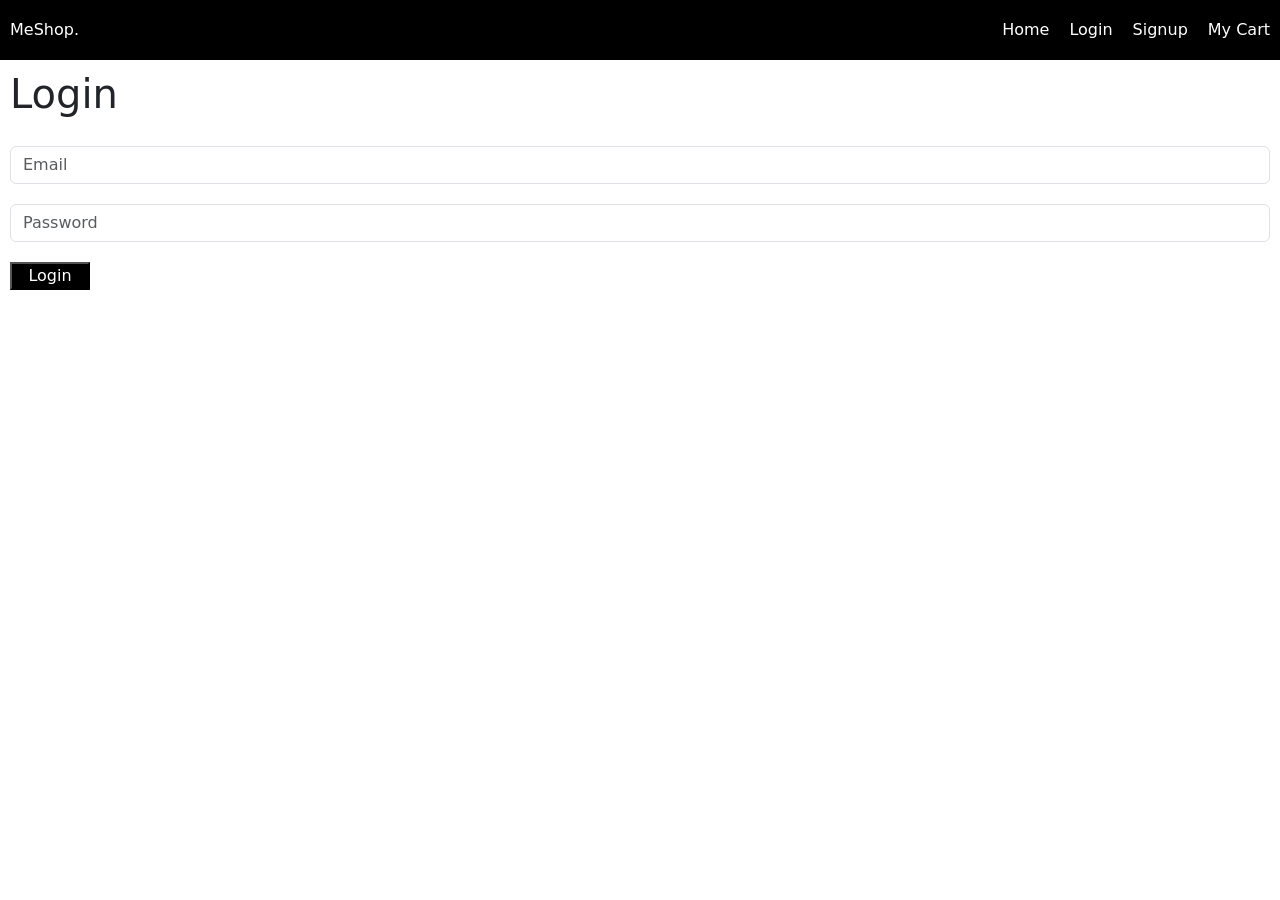
<file: f3-project-main/login/login.html>
<!DOCTYPE html>
<html lang="en">
<head>
    <meta charset="UTF-8">
    <meta http-equiv="X-UA-Compatible" content="IE=edge">
    <meta name="viewport" content="width=device-width, initial-scale=1.0">
    <title>Login</title>
    <link rel="stylesheet" href="login.css">
    <link href="https://cdn.jsdelivr.net/npm/bootstrap@5.3.0-alpha1/dist/css/bootstrap.min.css" rel="stylesheet" integrity="sha384-GLhlTQ8iRABdZLl6O3oVMWSktQOp6b7In1Zl3/Jr59b6EGGoI1aFkw7cmDA6j6gD" crossorigin="anonymous">
</head>
<body>
    <div class="main-container">
        <!--1. navbar -->
        <div class="navbar">
            <div class="left">
                <a href="/Project-F3/f3-project-main/Landingpage/index.html"><div class="divitem-left">MeShop.</div></a>
            </div>
            <div class="right">
              <a href="#">
                <div class="divitem-right">Home</div>
              </a>
              <a href="#">
                <div class="divitem-right">Login</div>
              </a>
              <a href="/Project-F3/f3-project-main/signup/signup.html">
                <div class="divitem-right">Signup</div>
              </a>
              <a href="#">
                <div class="divitem-right">My Cart</div>
              </a>
            </div>
        </div>
        <!-- -------------------------------------------------------------------------------------- -->
        <div class="Head"><h1>Login</h1></div>
        <!-- -------------------------------------------------------------------------------------- -->
        <!-- 2.form -->
        <div class="form-container">
            <form action="" id="my-form" >
                
                  <div class="row">
                    <div class="col">
                      <input type="email" class="form-control" id="email" placeholder="Email" aria-label="Email" autocomplete="off" required>
                  
                    </div>
                  </div>
                  <div class="row">
                    <div class="col">
                      <input type="password" class="form-control" id="password" placeholder="Password" autocomplete="on" aria-label="Password" required> 
                    
                    </div>
                  </div>
                  <div class="row">
                    <div class="col">
                      <button type="submit" id="btn">Login</button> <span><p id="login-err"></p></span>
                    </div>
                  </div>
            </form>
        </div>
    </div>
    <script src="login.js"></script>
</body>
</html>
</file>
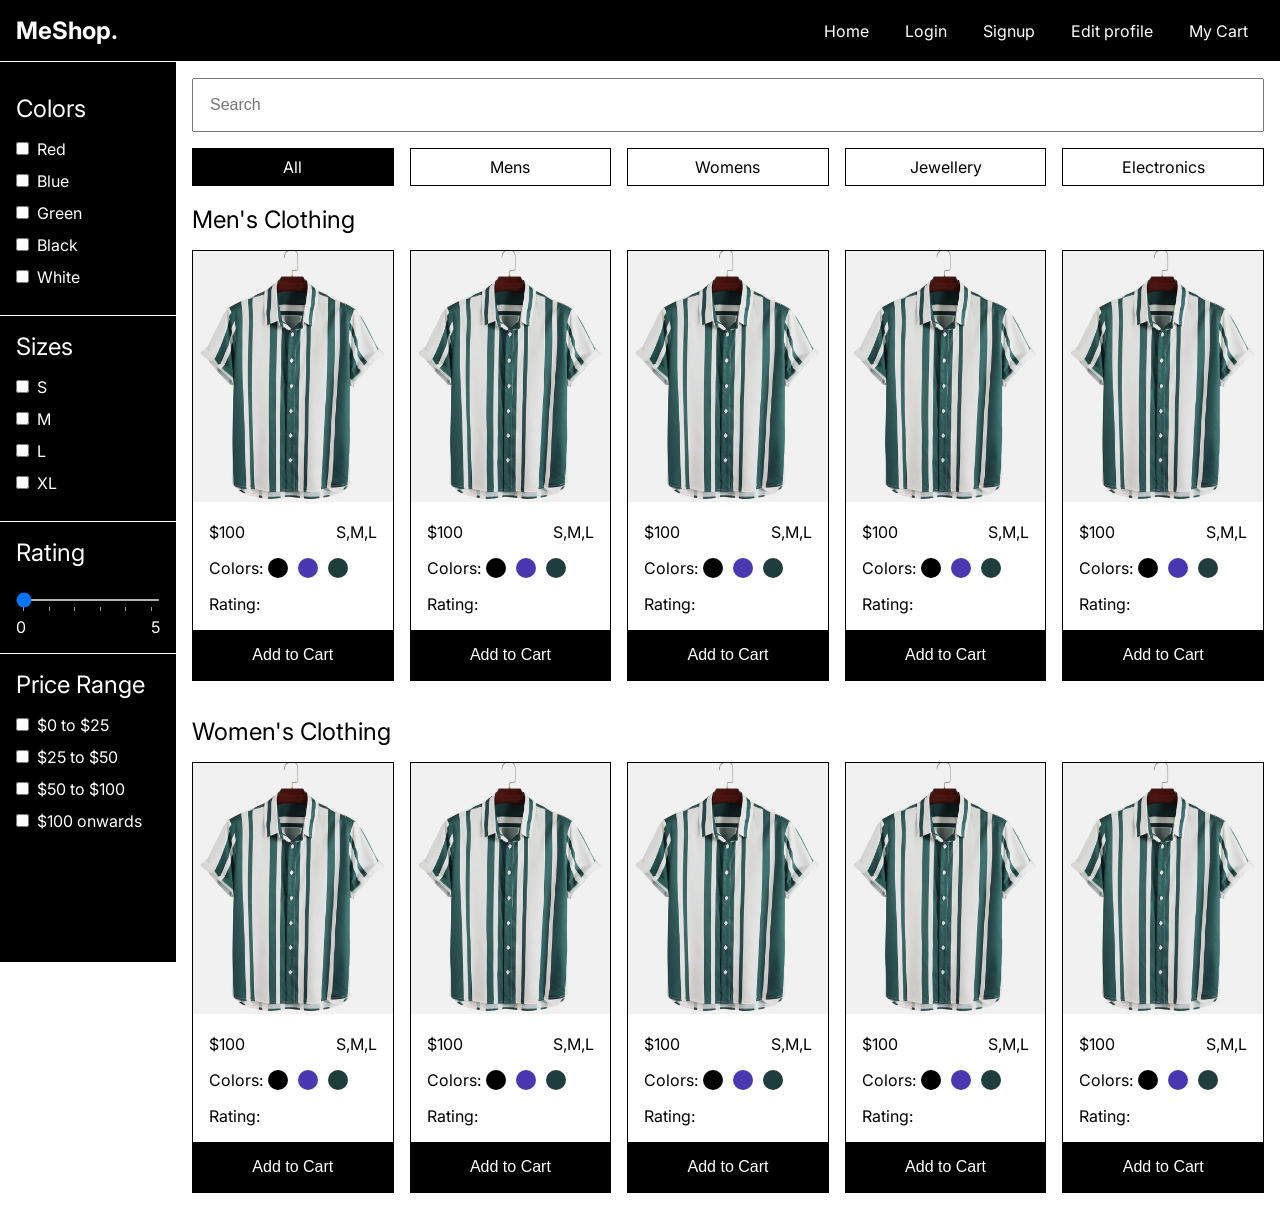
<file: f3-project-main/shop/shop.html>
<!DOCTYPE html>
<html lang="en">
  <head>
    <meta charset="UTF-8" />
    <meta http-equiv="X-UA-Compatible" content="IE=edge" />
    <meta name="viewport" content="width=device-width, initial-scale=1.0" />
    <title>MeShop.</title>
    <link rel="stylesheet" href="shop.css"/>
  </head>
  <body>
    <nav>
      <div class="brand">
        <a href="/">MeShop.</a>
      </div>
      <div class="nav-items">
        <a href="#">Home</a>
        <a href="#">Login</a>
        <a href="/signup">Signup</a>
        <a href="/Project-F3/f3-project-main/profile/profile.html">Edit profile</a>
        <a href="/Project-F3/f3-project-main/cart/cart.html">My Cart</a>
      </div>
    </nav>

    <main>
      <aside>
        <section>
          <title>Colors</title>
          <ul>
            <li>
              <input id="red" type="checkbox" name="color" />
              <label for="red">Red</label>
            </li>
            <li>
              <input id="blue" type="checkbox" name="color" />
              <label for="blue">Blue</label>
            </li>
            <li>
              <input id="green" type="checkbox" name="color" />
              <label for="green">Green</label>
            </li>
            <li>
              <input id="black" type="checkbox" name="color" />
              <label for="black">Black</label>
            </li>
            <li>
              <input id="white" type="checkbox" name="color" />
              <label for="white">White</label>
            </li>
          </ul>
        </section>
        <section>
          <title>Sizes</title>
          <ul>
            <li>
              <input id="s" type="checkbox" name="sizes" />
              <label for="s">S</label>
            </li>
            <li>
              <input id="m" type="checkbox" name="sizes" />
              <label for="m">M</label>
            </li>
            <li>
              <input id="l" type="checkbox" name="sizes" />
              <label for="l">L</label>
            </li>
            <li>
              <input id="xl" type="checkbox" name="sizes" />
              <label for="xl">XL</label>
            </li>
          </ul>
        </section>
        <section>
          <title>Rating</title>
          <input
            type="range"
            id="range"
            min="0"
            max="5"
            value="0"
            list="values"
          />
          <datalist id="values">
            <option id="r-0" value="0" label="0"></option>
            <option id="r-1" value="1"></option>
            <option id="r-2" value="2"></option>
            <option id="r-3" value="3"></option>
            <option id="r-4"value="4"></option>
            <option id="r-5" value="5" label="5"></option>
          </datalist>
        </section>
        <section>
          <title>Price Range</title>
          <ul>
            <li>
              <input id="0-25" type="checkbox" name="prange" />
              <label for="0-25">$0 to $25</label>
            </li>
            <li>
              <input id="25-50" type="checkbox" name="prange" />
              <label for="25-50">$25 to $50</label>
            </li>
            <li>
              <input id="50-100" type="checkbox" name="prange" />
              <label for="50-100">$50 to $100</label>
            </li>
            <li>
              <input id="100on" type="checkbox" name="prange" />
              <label for="100on">$100 onwards</label>
            </li>
          </ul>
        </section>
      </aside>
      <main-content>
        <input type="text" id="search" placeholder="Search" />
        <div class="filters">
          <div class="filter active" id="all">All</div>
          <div class="filter" id="men">Mens</div>
          <div class="filter" id="women">Womens</div>
          <div class="filter" id="jewellery">Jewellery</div>
          <div class="filter" id="electronic">Electronics</div>
        </div>
        <section>
          <title>Men's Clothing</title>
          <div class="items">
            <div class="item">
              <img src="tshirt.png" alt="Item" />
              <div class="info">
                <div class="row">
                  <div class="price">$100</div>
                  <div class="sized">S,M,L</div>
                </div>
                <div class="colors">
                  Colors:
                  <div class="row">
                    <div class="circle" style="background-color: #000"></div>
                    <div class="circle" style="background-color: #4938af"></div>
                    <div class="circle" style="background-color: #203d3e"></div>
                  </div>
                </div>
                <div class="row">Rating:</div>
              </div>
              <button id="addBtn">Add to Cart</button>
            </div>
            <div class="item">
              <img src="tshirt.png" alt="Item" />
              <div class="info">
                <div class="row">
                  <div class="price">$100</div>
                  <div class="sized">S,M,L</div>
                </div>
                <div class="colors">
                  Colors:
                  <div class="row">
                    <div class="circle" style="background-color: #000"></div>
                    <div class="circle" style="background-color: #4938af"></div>
                    <div class="circle" style="background-color: #203d3e"></div>
                  </div>
                </div>
                <div class="row">Rating:</div>
              </div>
              <button id="addBtn">Add to Cart</button>
            </div>
            <div class="item">
              <img src="tshirt.png" alt="Item" />
              <div class="info">
                <div class="row">
                  <div class="price">$100</div>
                  <div class="sized">S,M,L</div>
                </div>
                <div class="colors">
                  Colors:
                  <div class="row">
                    <div class="circle" style="background-color: #000"></div>
                    <div class="circle" style="background-color: #4938af"></div>
                    <div class="circle" style="background-color: #203d3e"></div>
                  </div>
                </div>
                <div class="row">Rating:</div>
              </div>
              <button id="addBtn">Add to Cart</button>
            </div>
            <div class="item">
              <img src="tshirt.png" alt="Item" />
              <div class="info">
                <div class="row">
                  <div class="price">$100</div>
                  <div class="sized">S,M,L</div>
                </div>
                <div class="colors">
                  Colors:
                  <div class="row">
                    <div class="circle" style="background-color: #000"></div>
                    <div class="circle" style="background-color: #4938af"></div>
                    <div class="circle" style="background-color: #203d3e"></div>
                  </div>
                </div>
                <div class="row">Rating:</div>
              </div>
              <button id="addBtn">Add to Cart</button>
            </div>
            <div class="item">
              <img src="tshirt.png" alt="Item" />
              <div class="info">
                <div class="row">
                  <div class="price">$100</div>
                  <div class="sized">S,M,L</div>
                </div>
                <div class="colors">
                  Colors:
                  <div class="row">
                    <div class="circle" style="background-color: #000"></div>
                    <div class="circle" style="background-color: #4938af"></div>
                    <div class="circle" style="background-color: #203d3e"></div>
                  </div>
                </div>
                <div class="row">Rating:</div>
              </div>
              <button id="addBtn">Add to Cart</button>
            </div>
          </div>
        </section>

        <section>
          <title>Women's Clothing</title>
          <div class="items">
            <div class="item">
              <img src="tshirt.png" alt="Item" />
              <div class="info">
                <div class="row">
                  <div class="price">$100</div>
                  <div class="sized">S,M,L</div>
                </div>
                <div class="colors">
                  Colors:
                  <div class="row">
                    <div class="circle" style="background-color: #000"></div>
                    <div class="circle" style="background-color: #4938af"></div>
                    <div class="circle" style="background-color: #203d3e"></div>
                  </div>
                </div>
                <div class="row">Rating:</div>
              </div>
              <button id="addBtn">Add to Cart</button>
            </div>
            <div class="item">
              <img src="tshirt.png" alt="Item" />
              <div class="info">
                <div class="row">
                  <div class="price">$100</div>
                  <div class="sized">S,M,L</div>
                </div>
                <div class="colors">
                  Colors:
                  <div class="row">
                    <div class="circle" style="background-color: #000"></div>
                    <div class="circle" style="background-color: #4938af"></div>
                    <div class="circle" style="background-color: #203d3e"></div>
                  </div>
                </div>
                <div class="row">Rating:</div>
              </div>
              <button id="addBtn">Add to Cart</button>
            </div>
            <div class="item">
              <img src="tshirt.png" alt="Item" />
              <div class="info">
                <div class="row">
                  <div class="price">$100</div>
                  <div class="sized">S,M,L</div>
                </div>
                <div class="colors">
                  Colors:
                  <div class="row">
                    <div class="circle" style="background-color: #000"></div>
                    <div class="circle" style="background-color: #4938af"></div>
                    <div class="circle" style="background-color: #203d3e"></div>
                  </div>
                </div>
                <div class="row">Rating:</div>
              </div>
              <button id="addBtn">Add to Cart</button>
            </div>
            <div class="item">
              <img src="tshirt.png" alt="Item" />
              <div class="info">
                <div class="row">
                  <div class="price">$100</div>
                  <div class="sized">S,M,L</div>
                </div>
                <div class="colors">
                  Colors:
                  <div class="row">
                    <div class="circle" style="background-color: #000"></div>
                    <div class="circle" style="background-color: #4938af"></div>
                    <div class="circle" style="background-color: #203d3e"></div>
                  </div>
                </div>
                <div class="row">Rating:</div>
              </div>
              <button id="addBtn">Add to Cart</button>
            </div>
            <div class="item">
              <img src="tshirt.png" alt="Item" />
              <div class="info">
                <div class="row">
                  <div class="price">$100</div>
                  <div class="sized">S,M,L</div>
                </div>
                <div class="colors">
                  Colors:
                  <div class="row">
                    <div class="circle" style="background-color: #000"></div>
                    <div class="circle" style="background-color: #4938af"></div>
                    <div class="circle" style="background-color: #203d3e"></div>
                  </div>
                </div>
                <div class="row">Rating:</div>
              </div>
              <button id="addBtn">Add to Cart</button>
            </div>
          </div>
        </section>
      </main-content>
    </main>
    <script src="shop.js"></script>
  </body>
</html>
</file>
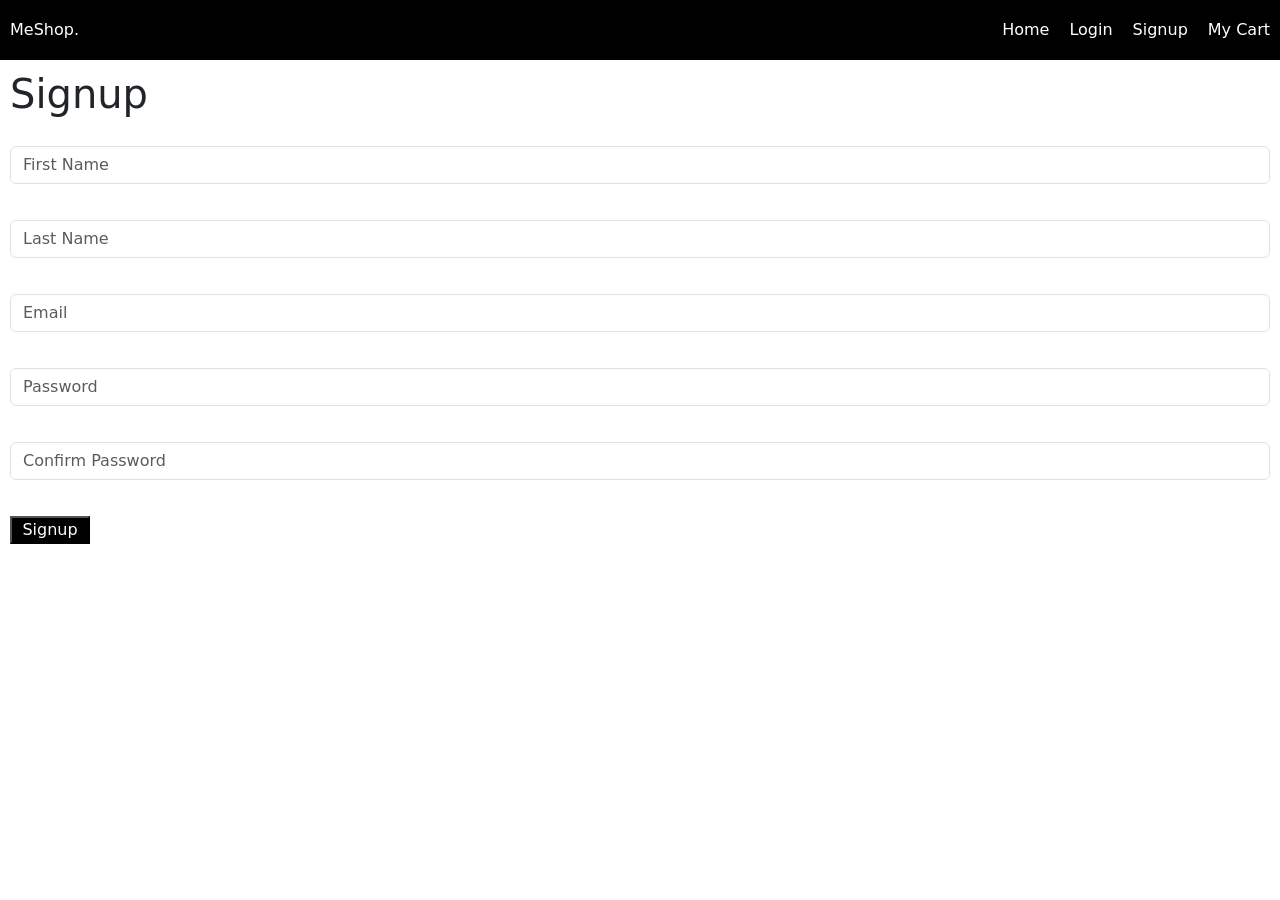
<file: f3-project-main/signup/signup.html>
<!DOCTYPE html>
<html lang="en">
<head>
  <meta charset="UTF-8">
  <meta http-equiv="X-UA-Compatible" content="IE=edge">
  <meta name="viewport" content="width=device-width, initial-scale=1.0">
  <title>Signup</title>
  <link rel="stylesheet" href="signup.css">
  <link href="https://cdn.jsdelivr.net/npm/bootstrap@5.3.0-alpha1/dist/css/bootstrap.min.css" rel="stylesheet"
    integrity="sha384-GLhlTQ8iRABdZLl6O3oVMWSktQOp6b7In1Zl3/Jr59b6EGGoI1aFkw7cmDA6j6gD" crossorigin="anonymous">
</head>

<body>
  <div class="main-container">
    <!--1. navbar -->
    <div class="navbar">
      <div class="left">
        <a href="/Project-F3/f3-project-main/Landingpage/index.html">
          <div class="divitem-left">MeShop.</div>
        </a>
      </div>
      <div class="right">
        <a href="/Project-F3/f3-project-main/Landingpage/index.html">
          <div class="divitem-right">Home</div>
        </a>
        <a href="/Project-F3/f3-project-main/login/login.html">
          <div class="divitem-right">Login</div>
        </a>
        <a href="#">
          <div class="divitem-right">Signup</div>
        </a>
        <a href="">
          <div class="divitem-right">My Cart</div>
        </a>
      </div>
    </div>
    <!-- -------------------------------------------------------------------------------------- -->
    <div class="Head">
      <h1>Signup</h1>
    </div>
    <!-- -------------------------------------------------------------------------------------- -->
    <!-- 2.form -->
    <div class="form-container">
      <form action="#" id="my-form">
        <div class="row">
          <div class="col">
            <input type="text" id="f-name" class="form-control" placeholder="First Name" aria-label="First Name" required>
          <p id="name-err"></p>
          </div>
          
        </div>
        <div class="row">
          <div class="col">
            <input type="text" id="l-name" class="form-control" placeholder="Last Name" aria-label="Last Name" required>
            <p id="l-name-err"></p>
          </div>
          
        </div>
        <div class="row">
          <div class="col">
            <input type="email" id="email" class="form-control" placeholder="Email" aria-label="Email" autocomplete="off" required>
          <p id="email-err"></p>
          </div>
        </div>
        <div class="row">
          <div class="col">
            <input type="password" id="password" class="form-control" name="password" placeholder="Password" aria-label="Password" autocomplete="current-password" required>
            <p id="pass-err"></p>
          </div>
        </div>
        <div class="row">
          <div class="col">
            <input type="password" id="conf-pass" class="form-control" name="password" placeholder="Confirm Password" aria-label="Confirm Password" autocomplete="current-password" required>
          <p id="conf-pass-err"></p>
          </div>
          
        </div>
        <div class="row">
          <div class="col">
            <button type="submit" id="btn">Signup</button><span><p id="empty-err"></p></span>
          </div>
        </div>
      </form>

    </div>
  </div>
  <script src="signup.js"></script>
</body>

</html>
</file>
<file: f3-project-main/login/login.css>
@import url("https://fonts.googleapis.com/css2?family=Inter:wght@100;200;300;400;500;600;700;800;900&display=swap");

*{
    padding: 0;
    margin: 0;
    box-sizing: border-box;
}
.navbar {
    display: flex;
    justify-content: space-between;
    background-color: black;
}
.left {
    display: flex;
    background-color: black;

}
.left a{
    text-decoration: none;
}

.right {
    display: flex;
    background-color: black;
}
.right a{
    text-decoration: none;
}
.divitem-left{
    margin: 10px;
    color: white;
}
.divitem-right{
    margin: 10px;
    color: white;
}
.row{
    padding: 10px;
}
h1{
padding: 10px;
}
#btn{
    width: 80px;
    color: white;
    background-color: black;
}
</file>
<file: f3-project-main/shop/shop.css>
@import url("https://fonts.googleapis.com/css2?family=Inter:wght@100;200;300;400;500;600;700;800;900&display=swap");

* {
  padding: 0;
  margin: 0;
  box-sizing: border-box;
}

body {
  font-family: "Inter", sans-serif;
  overflow-x: hidden;
}

a {
  color: white;
  text-decoration: none;
}

ul {
  list-style: none;
}

input[type="range"] {
  width: 100%;
  height: 2px;
  margin: 1rem auto;
}

datalist {
  display: flex;
  justify-content: space-between;
  color: white;
  width: 100%;
}

nav {
  display: flex;
  justify-content: space-between;
  align-items: center;
  color: white;
  position: sticky;
  z-index: 100;
  top: 0;

  background-color: black;
  border-bottom: 1px solid white;
  padding: 1rem;
  font-size: 1rem;
}

nav .brand {
  font-size: 1.5rem;
  font-weight: bold;
}

nav .nav-items a {
  margin: 0 1rem;
}

main {
  display: flex;
  height: 100vh;
}

main aside {
  flex: 0.2;
  background-color: black;
  color: white;
  height: 100vh;
  position: fixed;
  padding-top: 1rem;
  width: 11rem;
}

main main-content {
  display: block;
  width: 100%;
  margin-left: 11rem;
}

aside section {
  padding: 1rem;
  border-bottom: 1px solid white;
}

aside section:last-child {
  border-bottom: none;
}

aside section title {
  display: block;
  font-size: 1.5rem;
  margin-bottom: 1rem;
}

aside section li {
  margin-bottom: 0.75rem;
}

aside section label {
  cursor: pointer;
  margin-left: 0.25rem;
}

main-content {
  padding: 1rem;
  position: relative;
}

main-content input {
  padding: 1rem;
  width: 100%;
  position: relative;
  font-size: 1rem;
}

main-content .filters {
  display: flex;
  margin-top: 1rem;
  gap: 1rem;
}

main-content .filter {
  flex: 1;
  text-align: center;
  padding: 0.5rem 1rem;
  border: 1px solid black;
  cursor: pointer;
}

main-content .active {
  background-color: black;
  color: white;
}

main-content section {
  margin-top: 1.2rem;
}

main-content section title {
  display: block;
  font-size: 1.5rem;
}

main-content .items {
  display: flex;
  width: auto;
  overflow-x: scroll;
  padding: 1rem 0;
  gap: 1rem;
}

main-content .items .item {
  border: 1px solid black;
  width: 30%;
}

main-content .items .item img {
  max-width: 100%;
}

main-content .items .item .row {
  display: flex;
  justify-content: space-between;
}

main-content .items .item .info {
  padding: 1rem;
}

main-content .items .item button {
  width: 100%;
  border-radius: none;
  border: none;
  padding: 1rem;
  font-size: 1rem;
  color: white;
  background-color: black;
  cursor: pointer;
}

main-content .items .item .colors {
  display: flex;
  margin: 1rem 0;
}

main-content .items .item .circle {
  width: 20px;
  height: 20px;
  border-radius: 100%;
  margin: 0 5px;
}
</file>
<file: f3-project-main/signup/signup.css>
@import url("https://fonts.googleapis.com/css2?family=Inter:wght@100;200;300;400;500;600;700;800;900&display=swap");

*{
    padding: 0;
    margin: 0;
    box-sizing: border-box;
}
.navbar {
    display: flex;
    justify-content: space-between;
    background-color: black;
}
.left {
    display: flex;
    background-color: black;

}
.left a{
    text-decoration: none;
}

.right {
    display: flex;
    background-color: black;
}
.right a{
    text-decoration: none;
}
.divitem-left{
    margin: 10px;
    color: white;
}
.divitem-right{
    margin: 10px;
    color: white;
}
.row{
    padding: 10px;
}
h1{
padding: 10px;
}
#btn{
    width: 80px;
    color: white;
    background-color: black;
}
</file>
